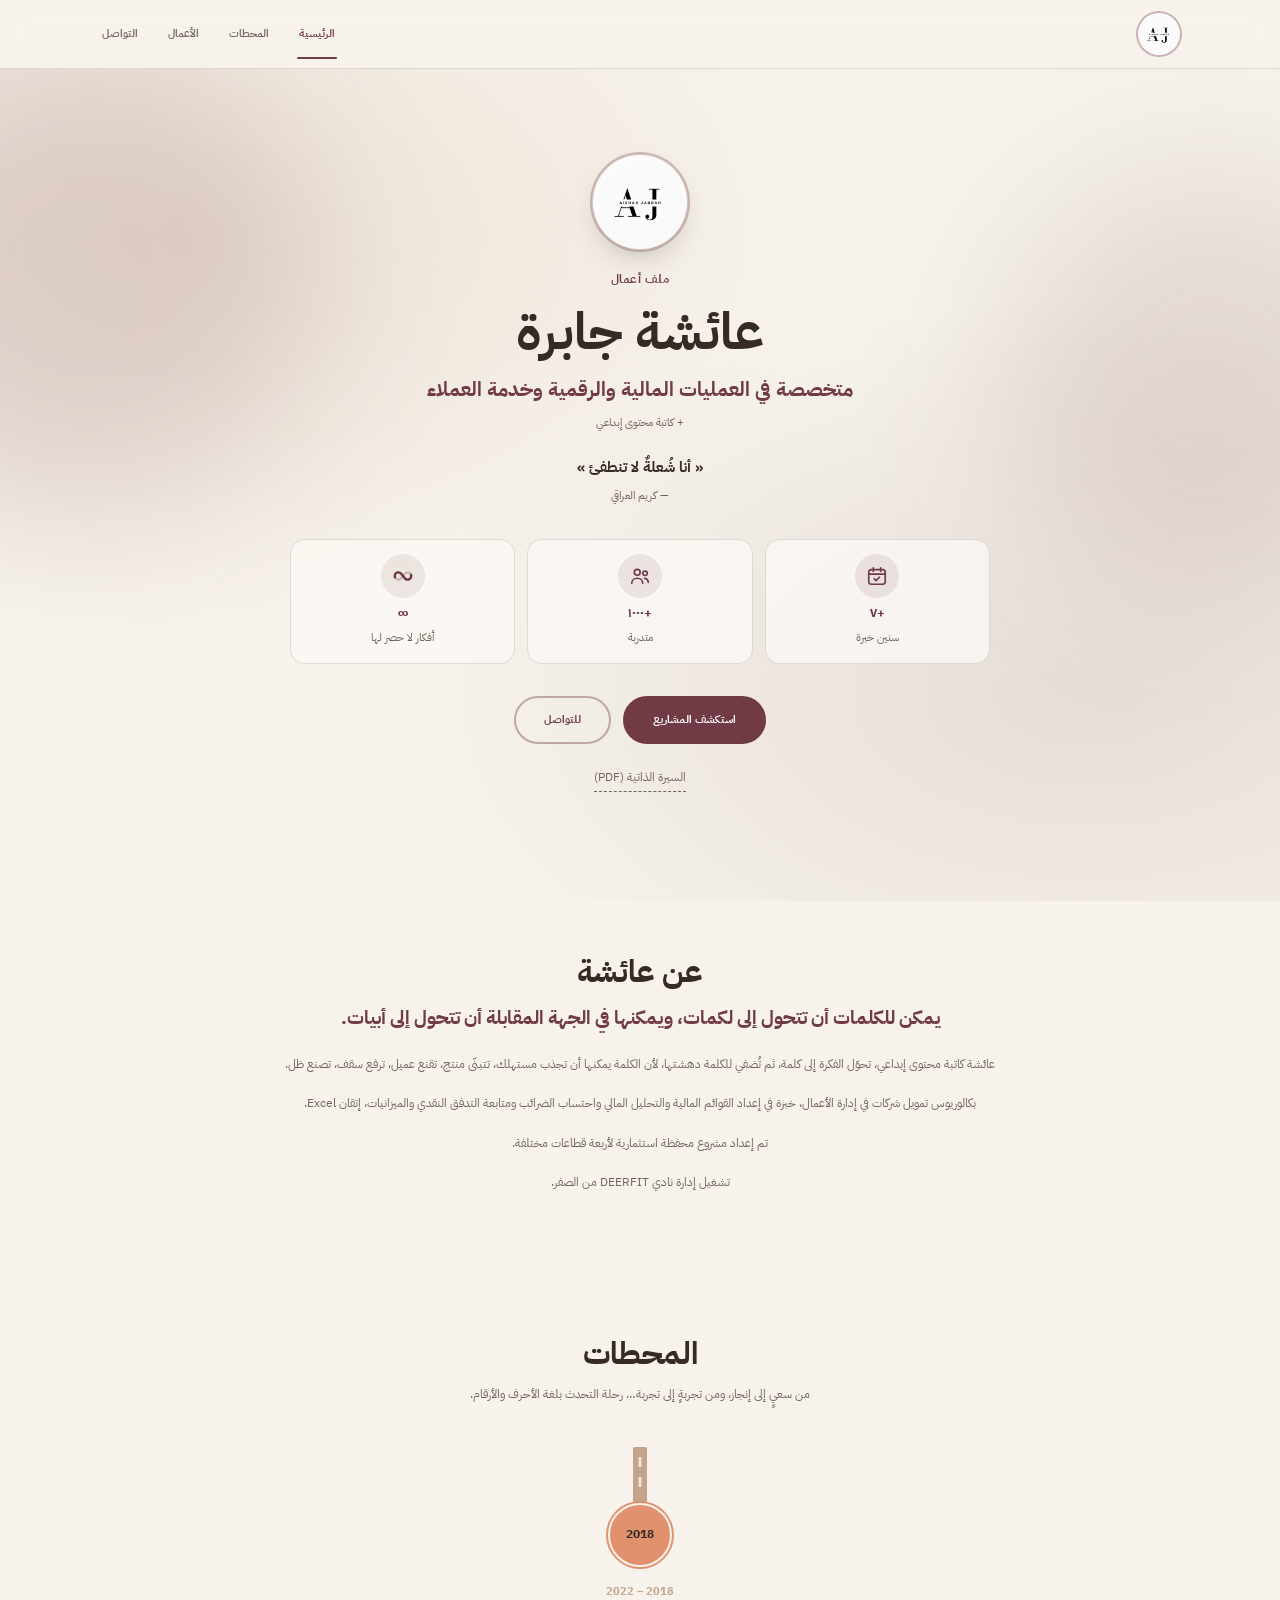
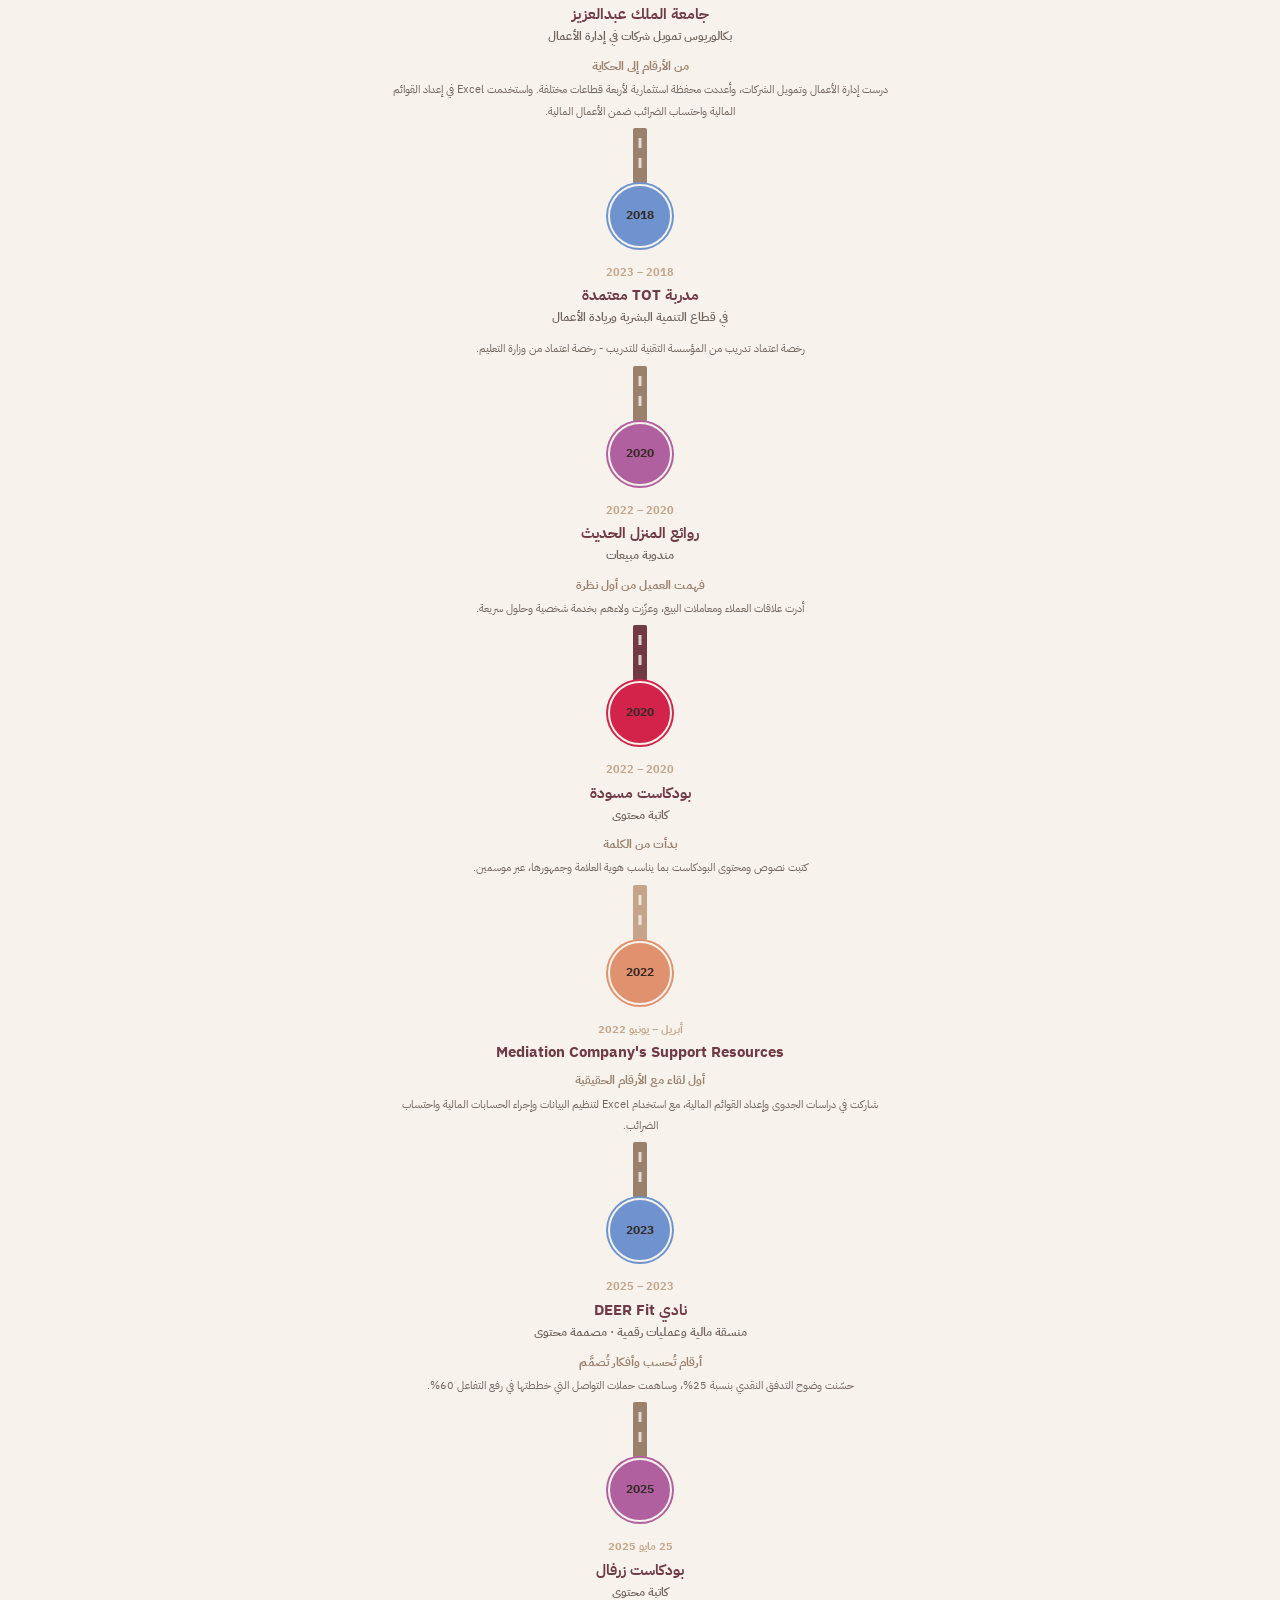
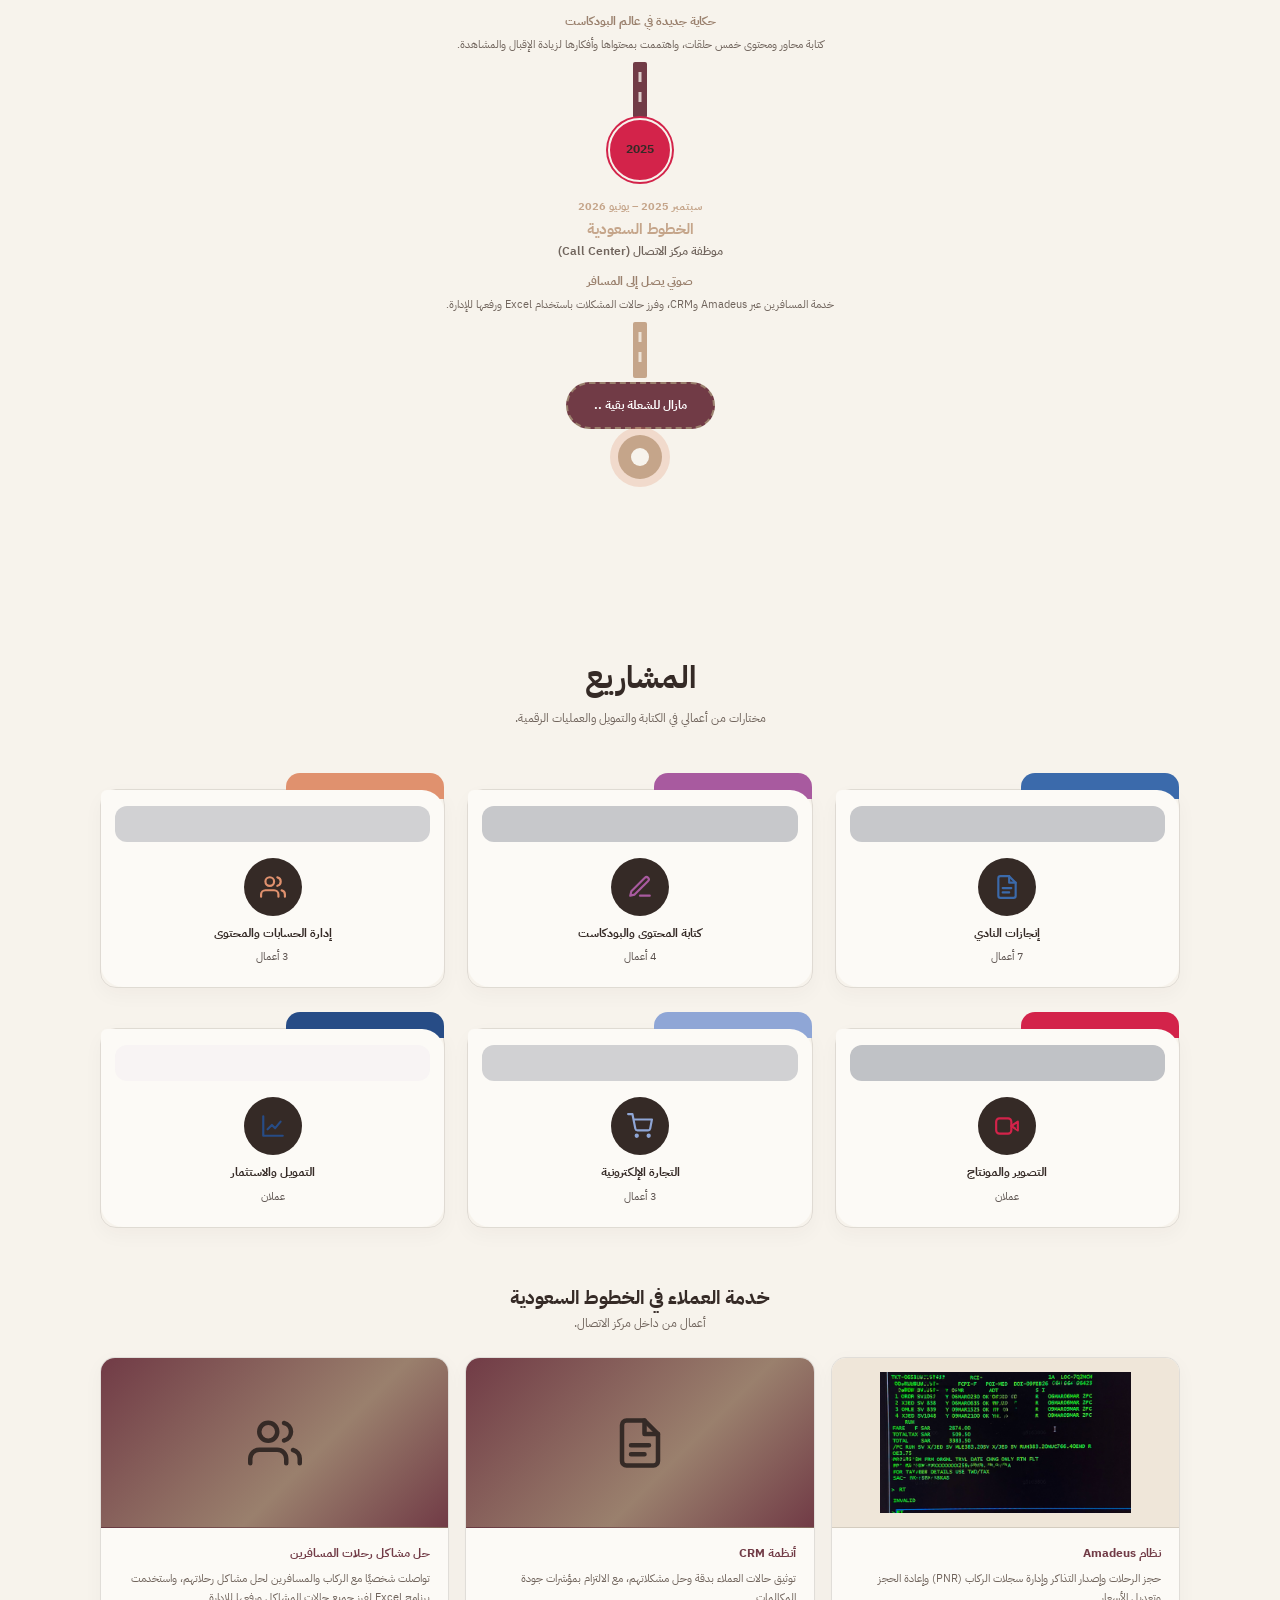
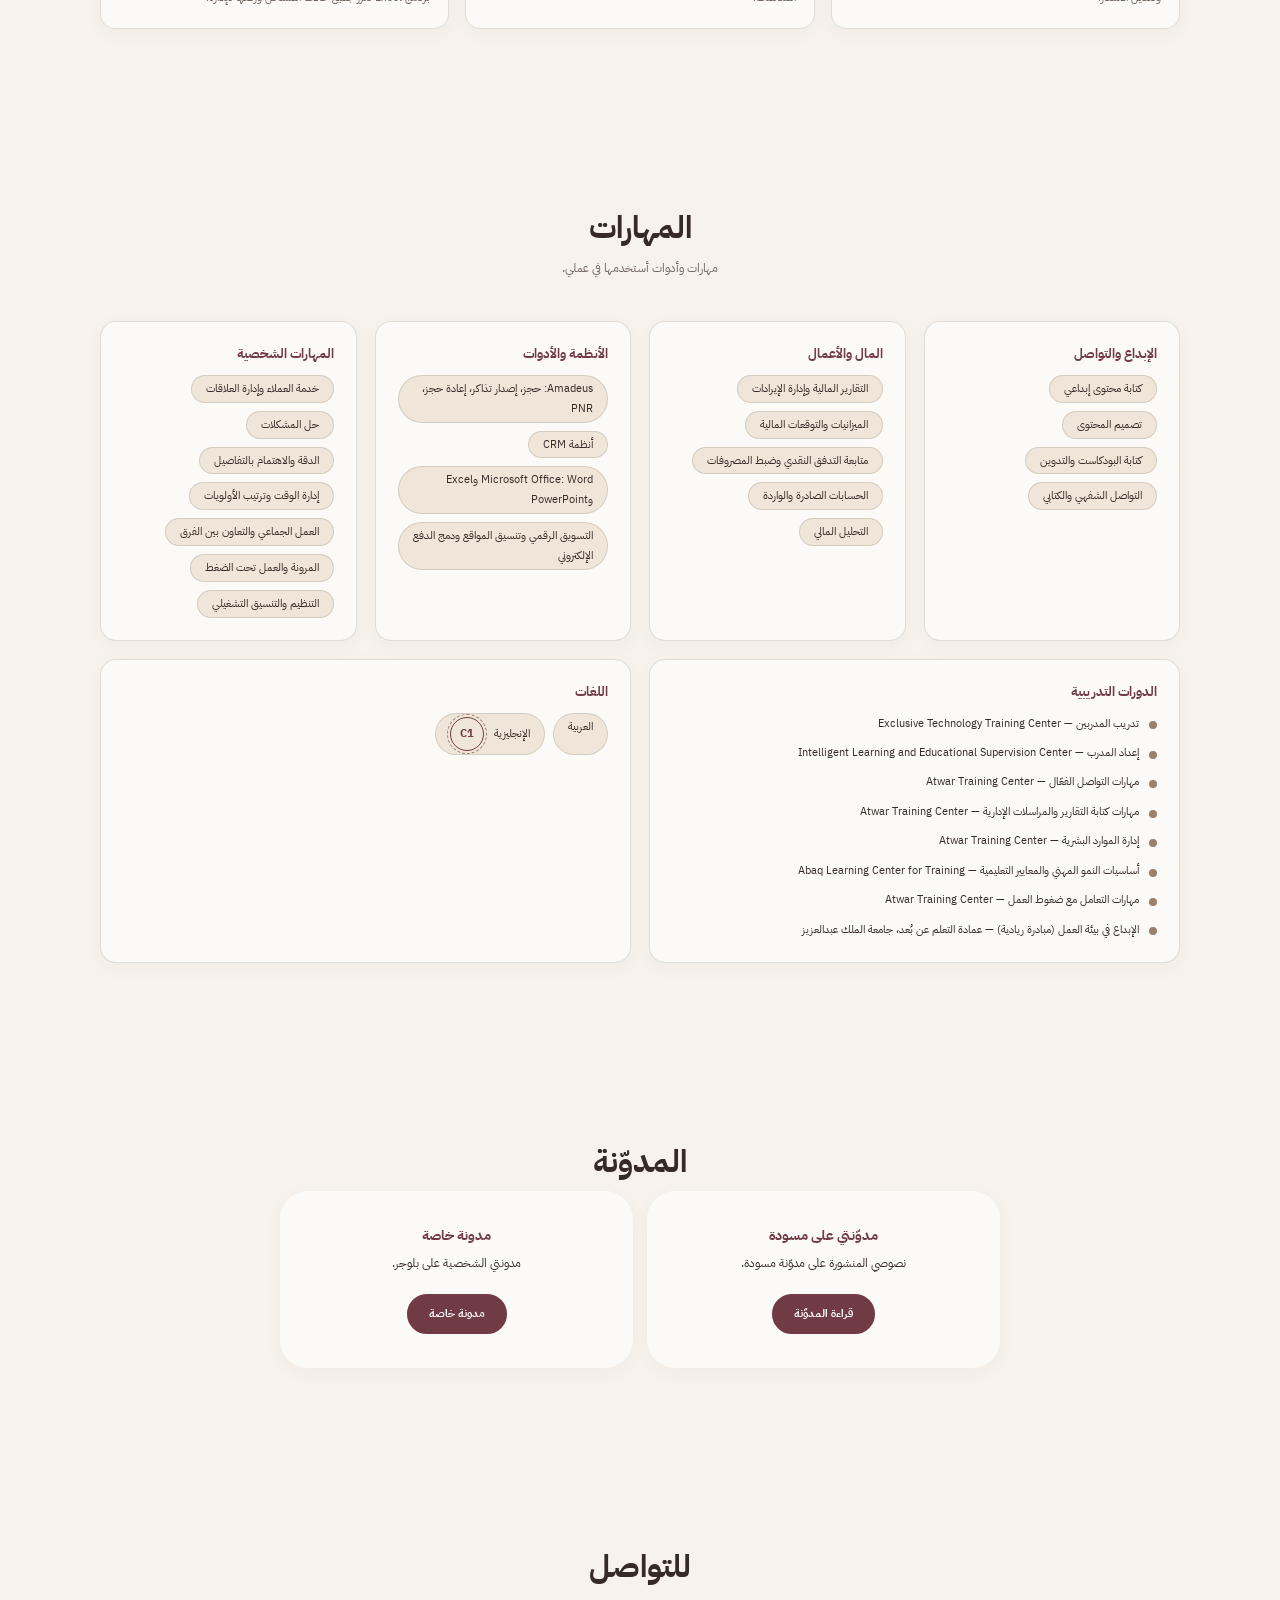
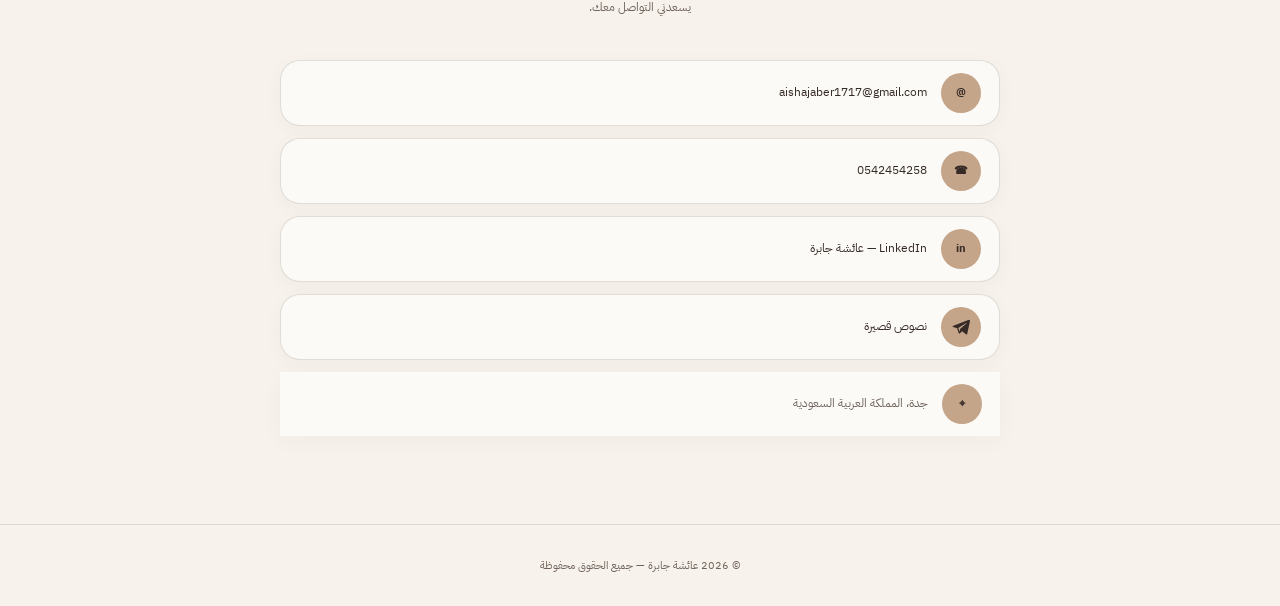
<file: index.html>
<!doctype html>
<html lang="ar" dir="rtl">
<head>
<meta charset="utf-8">
<meta name="viewport" content="width=device-width, initial-scale=1, viewport-fit=cover">
<title>عائشة جابرة — ملف أعمال إبداعي</title>
<meta name="description" content="ملف أعمال عائشة جابرة، كاتبة محتوى إبداعي ومصممة محتوى: بودكاست، إعلانات، تجارة إلكترونية، وتمويل.">
<meta name="theme-color" content="#F7F3EC">
<meta property="og:title" content="عائشة جابرة — كاتبة محتوى إبداعي">
<meta property="og:description" content="أنا شُعلةٌ لا تنطفئ — ملف أعمال عائشة">
<meta property="og:image" content="img-bg-gradient.jpg">
<link rel="preconnect" href="https://fonts.googleapis.com">
<link rel="preconnect" href="https://fonts.gstatic.com" crossorigin>
<link href="https://fonts.googleapis.com/css2?family=IBM+Plex+Sans+Arabic:wght@300;400;500;600;700&display=swap" rel="stylesheet">
<link rel="stylesheet" href="style.css">
</head>
<body>

<header class="nav">
  <div class="wrap nav-in">
    <a class="logo" href="#home" aria-label="عائشة جابرة"><img src="img-logo-aj.png" alt="AJ" width="42" height="42"></a>
    <button class="burger" id="burger" aria-label="القائمة" aria-expanded="false"><i></i><i></i><i></i></button>
    <nav>
      <ul class="menu" id="menu">
        <li><a href="#home">الرئيسية</a></li>
        <li><a href="#journey">المحطات</a></li>
        <li><a href="#projects">الأعمال</a></li>
        <li><a href="#contact">التواصل</a></li>
      </ul>
    </nav>
  </div>
</header>

<main>
  <section class="hero" id="home">
    <div class="glow g1"></div><div class="glow g2"></div>
    <div class="wrap hero-in">
      <div class="monogram"><img src="img-logo-aj.png" alt="AJ" width="96" height="96"></div>
      <p class="kicker">ملف أعمال</p>
      <h1 data-name>عائشة جابرة</h1>
      <p class="role" data-role></p>
      <p class="subrole" data-subrole></p>
      <p class="quote"><span id="tagline"></span><small id="tagline-author"></small></p>
      <div class="hero-stats" aria-label="ملخص الخبرات"><div class="stat reveal"><span class="stat-icon"><svg viewBox="0 0 24 24" fill="none" stroke="currentColor" stroke-width="1.8" stroke-linecap="round" stroke-linejoin="round"><rect x="3" y="5" width="18" height="16" rx="3"/><path d="M3 10h18M8 3v4M16 3v4"/><path class="tick" d="m9 15 2 2 4-4"/></svg></span><strong>+٧</strong><small>سنين خبرة</small></div><div class="stat reveal"><span class="stat-icon"><svg viewBox="0 0 24 24" fill="none" stroke="currentColor" stroke-width="1.8" stroke-linecap="round" stroke-linejoin="round"><circle cx="9" cy="8" r="3.2"/><path d="M3 20c0-3.3 2.7-5.5 6-5.5s6 2.2 6 5.5"/><circle class="u2" cx="17.5" cy="9" r="2.4"/><path class="u2" d="M17 14.6c2.3.2 4 1.8 4 4.4"/></svg></span><strong>+١٠٠٠</strong><small>متدربة</small></div><div class="stat reveal"><span class="stat-icon"><svg viewBox="0 0 24 24" fill="none" stroke="currentColor" stroke-width="2" stroke-linecap="round"><path opacity=".35" d="M12 12c-1.6-2.4-3-4-5-4a4 4 0 0 0 0 8c2 0 3.4-1.6 5-4Zm0 0c1.6 2.4 3 4 5 4a4 4 0 0 0 0-8c-2 0-3.4 1.6-5 4Z"/><path class="inf" pathLength="100" d="M12 12c-1.6-2.4-3-4-5-4a4 4 0 0 0 0 8c2 0 3.4-1.6 5-4Zm0 0c1.6 2.4 3 4 5 4a4 4 0 0 0 0-8c-2 0-3.4 1.6-5 4Z"/></svg></span><strong>∞</strong><small>أفكار لا حصر لها</small></div></div>
      <div class="cta">
        <a class="btn btn-main" href="#projects">استكشف المشاريع</a>
        <a class="btn btn-line" href="#contact">للتواصل</a>
      </div>
      <a class="cv-link" id="cv-btn" href="Aishah-Jabrah-CV.pdf" target="_blank" rel="noopener">السيرة الذاتية (PDF)</a>
    </div>
  </section>

  <section class="about" id="about">
    <div class="wrap narrow"><h2 class="sec-title">عن عائشة</h2>
      <div id="about-text"></div>
    </div>
  </section>

  <section id="journey">
    <div class="wrap narrow">
      <h2 class="sec-title">المحطات</h2>
      <p class="sec-intro">من سعيٍ إلى إنجاز، ومن تجربةٍ إلى تجربة… رحلة التحدث بلغة الأحرف والأرقام.</p>
      <div class="vline" id="vline"></div>
    </div>
  </section>

  <section id="projects">
    <div class="wrap">
      <h2 class="sec-title">المشاريع</h2>
      <p class="sec-intro">مختارات من أعمالي في الكتابة والتمويل والعمليات الرقمية.</p>
      <div class="folders" id="folders"></div>
      <div id="standalone"></div>
    </div>
  </section>

  <section id="skills">
    <div class="wrap">
      <h2 class="sec-title">المهارات</h2>
      <p class="sec-intro">مهارات وأدوات أستخدمها في عملي.</p>
      <div class="skill-grid" id="skills-grid"></div>
      <div class="skill-extra" id="skills-extra"></div>
    </div>
  </section>

  <section id="blog">
    <div class="wrap narrow">
      <h2 class="sec-title">المدوّنة</h2>
      <div id="blog-area"></div>
    </div>
  </section>

  <section id="contact">
    <div class="wrap narrow">
      <h2 class="sec-title">للتواصل</h2>
      <p class="sec-intro">يسعدني التواصل معك.</p>
      <div class="contact-list" id="contact-list"></div>
    </div>
  </section>
</main>

<footer>© <span id="year">2026</span> <span data-name>عائشة جابرة</span> — جميع الحقوق محفوظة</footer>

<!-- نافذة المجلد / القفل -->
<div class="modal" id="modal" hidden>
  <div class="backdrop" data-close></div>
  <div class="sheet" role="dialog" aria-modal="true" aria-labelledby="modal-title">
    <div class="sheet-head">
      <button class="x" data-close aria-label="إغلاق">×</button>
      <h3 id="modal-title"></h3>
    </div>
    <div class="sheet-body" id="modal-body"></div>
    <button class="btn btn-line back" data-close>رجوع للمجلدات</button>
  </div>
</div>

<noscript><p style="padding:20px;text-align:center">يحتاج الموقع إلى تفعيل JavaScript لعرض المحتوى.</p></noscript>
<script src="content.js"></script>
<script src="main.js"></script>
</body>
</html>
</file>
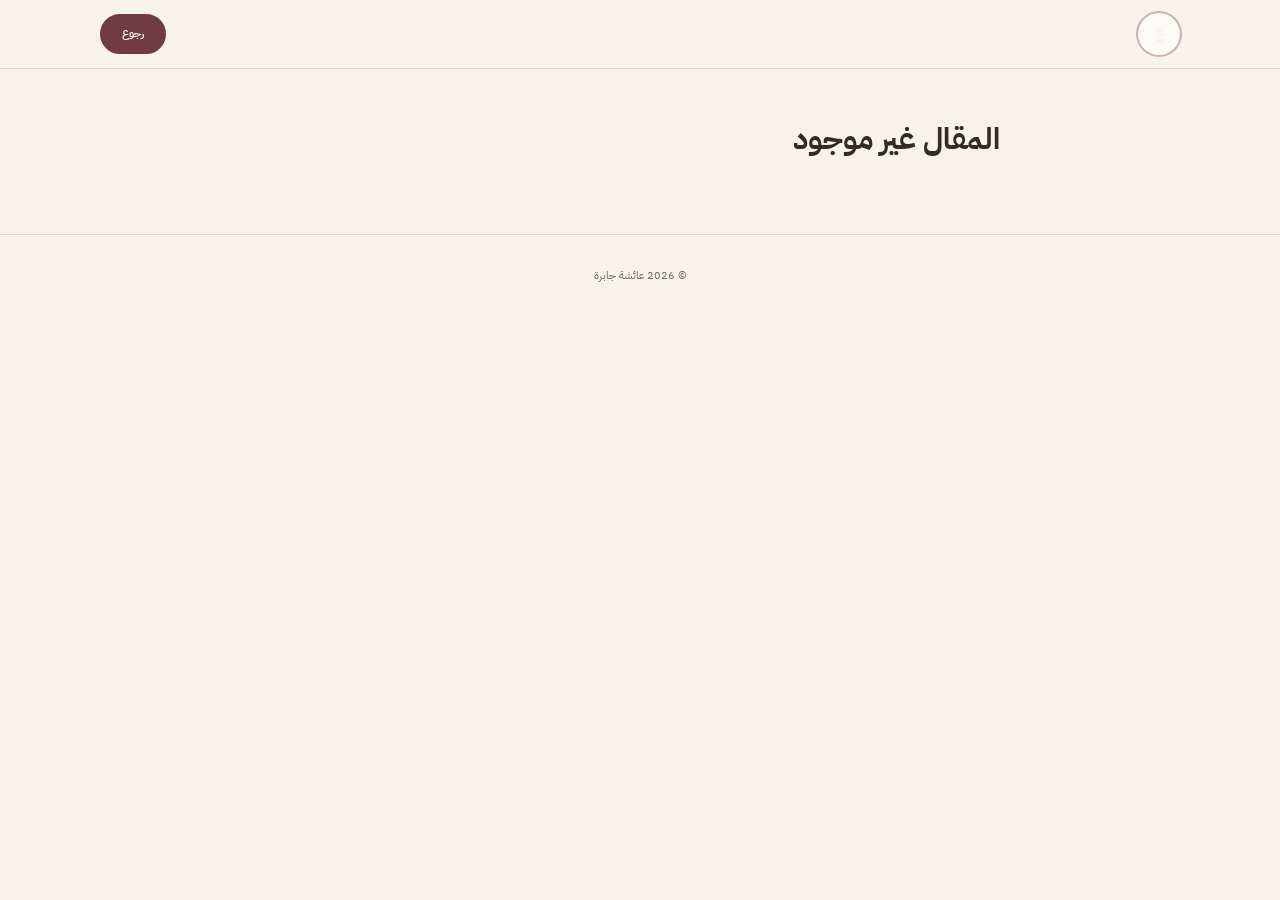
<file: blog.html>
<!doctype html>
<html lang="ar" dir="rtl">
<head>
<meta charset="utf-8">
<meta name="viewport" content="width=device-width, initial-scale=1, viewport-fit=cover">
<title>المدوّنة — عائشة رياض جابرة</title>
<meta name="theme-color" content="#F7F3EC">
<link rel="preconnect" href="https://fonts.googleapis.com">
<link rel="preconnect" href="https://fonts.gstatic.com" crossorigin>
<link href="https://fonts.googleapis.com/css2?family=IBM+Plex+Sans+Arabic:wght@400;500;600;700&family=Cairo:wght@400;500;600;700;800&display=swap" rel="stylesheet">
<link rel="stylesheet" href="style.css">
</head>
<body>
<header class="nav">
  <div class="wrap nav-in">
    <a class="logo" href="index.html" aria-label="عائشة"><span>ع</span></a>
    <a class="btn btn-main btn-sm" href="index.html#blog">رجوع</a>
  </div>
</header>
<main class="article"><div class="wrap narrow" id="post-root"></div></main>
<footer>© <span id="year">2026</span> <span data-name>عائشة رياض جابرة</span></footer>
<script src="content.js"></script>
<script src="main.js"></script>
</body>
</html>
</file>
<file: style.css>
:root{
  /* الألوان مأخوذة من ملف أعمالك: أزرق، قرمزي، وردي بنفسجي، وخوخي. بدون أبيض. */
  --bg:#0c1a35;
  --bg-2:#112245;
  --surface:#15284f;
  --surface-2:#1b3262;
  --line:rgba(170,190,235,.18);
  --text:#e6dcec;
  --text-soft:#aab6d6;
  --head:#efd9e3;
  --blue:#3b6aab;
  --blue-2:#6f93cf;
  --crimson:#d3234a;
  --magenta:#b0609f;
  --peach:#e0916e;
  --ink:#0c1a35;
  --font:"IBM Plex Sans Arabic","Segoe UI",Tahoma,sans-serif;
  --radius:24px;
}
*{box-sizing:border-box;margin:0;padding:0}
html{scroll-behavior:smooth;scroll-padding-top:84px;background:var(--bg)}
body{font-family:var(--font);background:var(--bg);color:var(--text);line-height:1.95;font-size:1.1rem;-webkit-text-size-adjust:100%;overflow-x:hidden}
img{max-width:100%;display:block}
a{color:inherit}
h1,h2,h3,h4{font-family:var(--font);line-height:1.5;color:var(--head);font-weight:800}
.wrap{width:min(1080px,100% - 32px);margin-inline:auto}
.narrow{width:min(720px,100% - 32px)}
section{padding:72px 0;position:relative}
.sec-title{font-size:clamp(2rem,6vw,2.8rem);text-align:center;margin-bottom:6px}
.sec-intro{text-align:center;color:var(--text-soft);margin-bottom:40px}

/* ---------- nav ---------- */
.nav{position:sticky;top:0;z-index:60;background:rgba(12,26,53,.86);backdrop-filter:blur(12px);-webkit-backdrop-filter:blur(12px);border-bottom:1px solid var(--line)}
.nav-in{display:flex;align-items:center;justify-content:space-between;height:68px}
.logo{width:42px;height:42px;border-radius:50%;display:grid;place-items:center;text-decoration:none;background:linear-gradient(135deg,var(--crimson),var(--magenta) 55%,var(--blue));color:var(--head);font-weight:800;font-size:1.3rem;line-height:1}
.logo span{transform:translateY(-1px)}
.menu{display:flex;gap:26px;list-style:none}
.menu a{text-decoration:none;font-weight:600;color:var(--text);padding:8px 2px;border-bottom:2px solid transparent;transition:.2s}
.menu a:hover,.menu a.on{border-color:var(--peach);color:var(--head)}
.burger{display:none;background:none;border:0;width:46px;height:46px;cursor:pointer;color:var(--head)}
.burger i{display:block;width:24px;height:2px;background:currentColor;margin:5px auto;border-radius:2px}
@media(max-width:820px){
  .burger{display:block}
  .menu{position:absolute;inset-inline:0;top:68px;background:var(--bg-2);flex-direction:column;gap:0;border-bottom:1px solid var(--line);max-height:0;overflow:hidden;transition:max-height .3s}
  .menu.open{max-height:420px}
  .menu a{display:block;padding:15px 24px;border-bottom:1px solid var(--line)}
}

/* ---------- hero ---------- */
.hero{padding:60px 0 84px;text-align:center;overflow:hidden;min-height:calc(100svh - 68px);display:grid;align-items:center}
.glow{position:absolute;border-radius:50%;filter:blur(80px);opacity:.55;pointer-events:none}
.g1{width:420px;height:420px;background:var(--crimson);inset-inline-start:-140px;top:12%}
.g2{width:480px;height:480px;background:var(--blue);inset-inline-end:-160px;top:-4%}
.hero-in{position:relative;z-index:1}
.monogram{width:96px;height:96px;margin:0 auto 18px;border-radius:50%;padding:3px;background:linear-gradient(135deg,var(--peach),var(--crimson),var(--magenta),var(--blue))}
.monogram span{display:grid;place-items:center;width:100%;height:100%;border-radius:50%;background:var(--bg);font-size:2.8rem;font-weight:800;color:var(--head)}
.kicker{color:var(--peach);font-weight:700;letter-spacing:.04em}
.hero h1{font-size:clamp(2.5rem,10vw,4.8rem);margin:4px 0 0}
.hero .role{font-size:clamp(1.3rem,4.5vw,1.8rem);color:var(--blue-2);font-weight:700}
.hero .subrole{color:var(--text-soft);margin-top:2px}
.quote{margin:26px auto 0;max-width:30ch}
.quote span{display:block;font-size:1.35rem;font-weight:700;color:var(--head)}
.quote small{display:block;color:var(--text-soft);font-size:1rem}
.cta{display:flex;gap:12px;justify-content:center;flex-wrap:wrap;margin-top:32px}
.btn{display:inline-flex;align-items:center;justify-content:center;gap:8px;min-height:48px;padding:10px 28px;border-radius:999px;text-decoration:none;font-family:inherit;font-weight:700;font-size:1rem;border:2px solid transparent;cursor:pointer;transition:.2s}
.btn-main{background:var(--crimson);color:var(--head)}
.btn-main:hover{background:#e0345b}
.btn-line{border-color:var(--blue-2);color:var(--text);background:transparent}
.btn-line:hover{background:rgba(111,147,207,.16)}
.btn-blue{background:var(--blue);color:var(--head)}
.btn-blue:hover{background:#4b7bc0}
.btn-sm{min-height:40px;padding:6px 20px;font-size:1rem}

/* ---------- about ---------- */
.about{padding:48px 0;text-align:center}
.about .lead{font-size:1.45rem;font-weight:700;color:var(--head);line-height:1.9}
.about p+p{margin-top:16px;color:var(--text-soft);font-size:1.1rem}

/* ---------- vertical timeline ---------- */
.vline{display:flex;flex-direction:column;align-items:center;text-align:center}
.seg{width:14px;height:92px;background:var(--peach);border-radius:2px;position:relative;opacity:.9}
.seg::after{content:"";position:absolute;inset-inline-start:50%;top:10px;bottom:10px;width:3px;transform:translateX(50%);background:repeating-linear-gradient(var(--bg) 0 10px,transparent 10px 20px);opacity:.8}
.seg.tint-b{background:var(--blue-2)}
.seg.tint-m{background:var(--magenta)}
.seg.tint-c{background:var(--crimson)}
.bubble{width:92px;height:92px;border-radius:50%;display:grid;place-items:center;font-weight:800;font-size:1.25rem;border:3px solid var(--bg);box-shadow:0 0 0 3px var(--c,var(--peach));background:var(--c,var(--peach));color:var(--ink)}
.entry{max-width:600px;padding:6px 8px 4px}
.entry .period{color:var(--peach);font-weight:700;font-size:1rem}
.entry h3{font-size:1.5rem}
.entry .erole{color:var(--text-soft);font-weight:600}
.entry h4{color:var(--magenta);filter:brightness(1.45);font-size:1.2rem;margin:10px 0 6px}
.entry p{color:var(--text)}
.entry.now h3{color:var(--peach)}
.endpill{margin-top:4px;border:2px dashed var(--blue-2);border-radius:999px;padding:10px 26px;font-weight:700;color:var(--head);background:var(--surface)}
.endbub{width:56px;height:56px;border-radius:50%;background:var(--peach);margin-top:6px;display:grid;place-items:center;box-shadow:0 0 0 8px rgba(224,145,110,.25)}
.endbub::after{content:"";width:18px;height:18px;border-radius:50%;background:var(--bg)}

/* ---------- folders ---------- */
.folders{display:grid;grid-template-columns:repeat(2,1fr);gap:18px}
@media(min-width:760px){.folders{grid-template-columns:repeat(3,1fr);gap:22px}}
.folder{position:relative;border:0;cursor:pointer;font-family:inherit;text-align:center;padding:0;background:none;margin-top:18px;transition:transform .25s}
.folder:hover,.folder:focus-visible{transform:translateY(-5px)}
.folder .tab{position:absolute;top:-17px;inset-inline-start:0;width:46%;height:26px;border-radius:14px 14px 0 0;background:var(--fb)}
.folder .body{position:relative;background:var(--fb);color:var(--fc);border-radius:6px 22px 22px 22px;padding:16px 14px 22px;min-height:190px;display:flex;flex-direction:column;align-items:center;gap:6px}
.folder .bar{width:100%;height:36px;border-radius:12px;background:rgba(255,255,255,.0);background:var(--fbar)}
.folder .ico{width:58px;height:58px;border-radius:50%;background:var(--ink);color:var(--fb);display:grid;place-items:center;margin-top:10px}
.folder .ico svg{width:26px;height:26px}
.folder .fname{font-weight:800;font-size:1.12rem;line-height:1.5;margin-top:2px}
.folder .fcount{font-size:1rem;opacity:.8}

.locked{margin-top:30px;display:flex;flex-direction:column;align-items:center;gap:10px;background:var(--surface);border:1px dashed var(--blue-2);border-radius:var(--radius);padding:26px 20px;text-align:center}
.locked h3{font-size:1.4rem}
.locked p{color:var(--text-soft);max-width:48ch}
.lockbtn{width:68px;height:68px;border-radius:50%;border:0;background:var(--peach);color:var(--ink);display:grid;place-items:center;cursor:pointer;transition:.2s}
.lockbtn:hover{transform:scale(1.07);background:#eba487}
.lockbtn svg{width:30px;height:30px}

/* ---------- modal ---------- */
.modal{position:fixed;inset:0;z-index:100;display:flex;align-items:flex-end;justify-content:center}
.modal[hidden]{display:none}
.backdrop{position:absolute;inset:0;background:rgba(5,10,24,.7);backdrop-filter:blur(4px);-webkit-backdrop-filter:blur(4px)}
.sheet{position:relative;width:min(900px,100%);max-height:88vh;max-height:88dvh;display:flex;flex-direction:column;background:var(--surface);border:1px solid var(--line);border-radius:28px 28px 0 0;animation:up .3s ease;padding-bottom:max(14px,env(safe-area-inset-bottom))}
@keyframes up{from{transform:translateY(40px);opacity:0}to{transform:none;opacity:1}}
@media(min-width:760px){.modal{align-items:center}.sheet{border-radius:28px;max-height:84vh}}
.sheet-head{display:flex;align-items:center;justify-content:space-between;gap:12px;padding:18px 22px;border-bottom:1px solid var(--line)}
.sheet-head h3{font-size:1.4rem;flex:1}
.x{width:44px;height:44px;border-radius:50%;border:1px solid var(--line);background:var(--bg-2);color:var(--head);font-size:1.7rem;line-height:1;cursor:pointer;flex:none}
.sheet-body{flex:1;min-height:0;align-content:start;grid-auto-rows:min-content;overflow:auto;padding:20px 22px;display:grid;gap:18px;grid-template-columns:repeat(auto-fill,minmax(250px,1fr));-webkit-overflow-scrolling:touch}
.back{margin:6px 22px 0;align-self:stretch}

/* cards inside modal */
.card{flex:none;background:var(--bg-2);border:1px solid var(--line);border-radius:20px;overflow:hidden;display:flex;flex-direction:column}
.card-img{flex:none;background:#dde3f1;height:170px;padding:14px;border-bottom:1px solid var(--line);overflow:hidden}
.card-img img{width:100%;height:100%;object-fit:contain;background:transparent}
.card-img.tall{padding:0}
.card-img.tall img{object-fit:cover;object-position:top}
.card-img.ph{display:grid;place-items:center;background:linear-gradient(135deg,var(--blue),var(--magenta) 60%,var(--crimson))}
.card-img.ph svg{width:54px;height:54px;color:var(--head)}
.card-body{padding:16px 18px 20px;display:flex;flex-direction:column;gap:6px;flex:1}
.card-body h4{font-size:1.1rem}
.card-body p{color:var(--text-soft);font-size:1rem;line-height:1.8}
.links{display:flex;flex-wrap:wrap;gap:8px;margin-top:auto;padding-top:12px}
.card video,.card iframe{width:100%;aspect-ratio:16/9;border:0;background:#000;display:block}
.account{text-align:center;padding:24px 18px}
.avatar{width:96px;height:96px;border-radius:50%;margin:0 auto 10px;padding:3px;background:linear-gradient(135deg,var(--peach),var(--crimson),var(--magenta),var(--blue))}
.avatar>*{width:100%;height:100%;border-radius:50%;background:#d9e0f0;object-fit:contain;padding:8px;display:grid;place-items:center}
.avatar .letter{background:var(--surface-2);color:var(--head);font-size:2.4rem;font-weight:800;padding:0}
.account h4{font-size:1.2rem}
.account .atag{color:var(--peach);font-size:1rem;font-weight:700}
.account p{color:var(--text-soft);font-size:1rem;margin-top:6px}
.account .links{justify-content:center}
.wide{grid-column:1/-1}

/* amadeus illustration (no real data) */
.term{background:#050b18;border:1px solid var(--line);border-radius:14px;padding:14px;font-family:ui-monospace,Menlo,monospace;direction:ltr;text-align:left;color:#59d18a;font-size:1rem;line-height:1.7}
.term b{color:#8fb0ff;letter-spacing:.12em}
.term .rd{display:block;height:11px;border-radius:3px;background:#1b2a4d;margin:7px 0}
.term .rd.s{width:55%}.term .rd.m{width:78%}.term .rd.l{width:92%}
.term em{display:block;font-style:normal;color:#6c7ea8;font-size:1rem;margin-top:8px;direction:rtl;text-align:right;font-family:var(--font)}

/* ---------- skills ---------- */
.skill-grid{display:grid;grid-template-columns:repeat(auto-fit,minmax(250px,1fr));gap:18px}
.skill-box{background:var(--surface);border:1px solid var(--line);border-radius:var(--radius);padding:22px}
.skill-box h3{font-size:1.15rem;color:var(--peach);margin-bottom:12px}
.chips{display:flex;flex-wrap:wrap;gap:8px;list-style:none}
.chips li{background:var(--bg-2);border:1px solid var(--line);border-radius:999px;padding:3px 14px;font-size:1rem;line-height:1.8}
.skill-extra{display:grid;grid-template-columns:repeat(auto-fit,minmax(280px,1fr));gap:18px;margin-top:18px}
.courses{list-style:none;display:grid;gap:8px;color:var(--text);font-size:1rem}
.courses li{padding-inline-start:18px;position:relative}
.courses li::before{content:"";position:absolute;inset-inline-start:0;top:.8em;width:8px;height:8px;border-radius:50%;background:var(--magenta)}

/* ---------- blog / contact ---------- */
.post-list{display:grid;gap:14px;margin-bottom:20px}
.post{display:block;text-decoration:none;background:var(--surface);border:1px solid var(--line);border-radius:var(--radius);padding:18px 22px}
.post:hover{border-color:var(--blue-2)}
.post time{color:var(--peach);font-size:1rem;font-weight:700}
.post p{color:var(--text-soft)}
.blog-card{background:linear-gradient(135deg,var(--blue),#5a3f93 60%,var(--crimson));border-radius:28px;padding:34px 24px;text-align:center}
.blog-card p{max-width:44ch;margin:0 auto 18px;color:var(--head)}
.contact-list{display:grid;gap:12px}
.contact-list a{display:flex;align-items:center;gap:14px;background:var(--surface);border:1px solid var(--line);border-radius:20px;padding:12px 18px;text-decoration:none;min-height:60px;word-break:break-all}
.contact-list a:hover{border-color:var(--peach)}
.contact-list .ic{flex:none;width:40px;height:40px;border-radius:50%;background:var(--peach);color:var(--ink);display:grid;place-items:center;font-weight:800;font-size:1rem}
.contact-list .plain{display:flex;align-items:center;gap:14px;padding:12px 18px;color:var(--text-soft)}
.contact-list bdi{direction:ltr}
footer{text-align:center;padding:30px 16px;color:var(--text-soft);border-top:1px solid var(--line);font-size:1rem}

/* ---------- article ---------- */
.article{padding:48px 0 72px}
.article h1{font-size:clamp(1.9rem,6vw,2.7rem)}
.article time{color:var(--peach);font-weight:700}
.article .body{margin-top:24px;font-size:1.15rem}
.article .body p+p{margin-top:16px}

/* ---------- reveal ---------- */
.reveal{opacity:0;transform:translateY(18px);transition:opacity .6s,transform .6s}
.reveal.in{opacity:1;transform:none}
@media(prefers-reduced-motion:reduce){.reveal{opacity:1;transform:none;transition:none}html{scroll-behavior:auto}.sheet{animation:none}}
:focus-visible{outline:3px solid var(--peach);outline-offset:3px}
body.lock{overflow:hidden}


/* === Aisha editorial refresh: warm ivory / burgundy === */
:root{--bg:#F7F3EC;--bg-2:#EFE6D9;--surface:#FCFAF6;--surface-2:#EFE6D9;--line:rgba(53,42,38,.14);--text:#352A26;--text-soft:#70645C;--head:#352A26;--blue:#713B46;--blue-2:#9A806D;--crimson:#713B46;--magenta:#9A806D;--peach:#C5A58A;--ink:#352A26;--font:"IBM Plex Sans Arabic","Segoe UI",Tahoma,sans-serif;--radius:16px}
html{background:var(--bg);scroll-behavior:smooth;scroll-padding-top:90px}body{background:var(--bg);color:var(--text)}h1,h2,h3,h4{color:var(--head)}.nav{background:rgba(247,243,236,.88);backdrop-filter:blur(14px);-webkit-backdrop-filter:blur(14px);border-bottom:1px solid var(--line)}.menu a{color:var(--text-soft)}.menu a.on,.menu a:hover{color:var(--blue)}.logo{background:var(--blue);color:#F7F3EC;border-radius:50%;font-family:"IBM Plex Sans Arabic",sans-serif;}.hero{background:radial-gradient(ellipse at 15% 20%,rgba(197,165,138,.22),transparent 42%),radial-gradient(ellipse at 85% 75%,rgba(113,59,70,.12),transparent 45%),var(--bg)}.hero:before,.hero:after{border-color:rgba(113,59,70,.10)}.hero .kicker{color:var(--blue)}.hero h1{font-family:"IBM Plex Sans Arabic",sans-serif;font-size:clamp(3rem,9vw,5.8rem);}.role{font-size:clamp(1.2rem,3.5vw,1.8rem);font-weight:800;color:var(--blue);margin-bottom:0}.subrole{font-size:1rem;color:var(--text-soft);margin-top:0}.quote{font-family:"IBM Plex Sans Arabic",sans-serif;font-size:1rem;color:var(--text-soft);margin-top:20px}.quote small{display:block;font-family:var(--font);font-size:1rem;margin-top:3px}.btn-main,.btn-blue{background:var(--blue);color:#fff;border-color:var(--blue)}.btn-line{color:var(--blue);border-color:rgba(113,59,70,.4);background:transparent}.btn{transition:transform .25s ease,background .25s ease,box-shadow .25s ease,color .25s ease}.btn:hover{transform:translateY(-2px);box-shadow:0 7px 20px rgba(53,42,38,.08)}section{padding:clamp(52px,8vw,88px) 0}.sec-title{font-family:"IBM Plex Sans Arabic",sans-serif}.sec-intro{color:var(--text-soft)}.about .lead{font-family:"IBM Plex Sans Arabic",sans-serif;color:var(--blue);font-size:clamp(1.25rem,3vw,1.7rem)}.entry,.skill-box,.card,.blog-card,.contact-list>a,.contact-list>.plain{background:var(--surface);border-color:var(--line);box-shadow:0 5px 20px rgba(53,42,38,.035)}.entry h3,.card h4,.skill-box h3{color:var(--blue)}.folder{border:1px solid rgba(53,42,38,.12);border-radius:16px;box-shadow:0 7px 20px rgba(53,42,38,.035);transition:transform .3s ease,box-shadow .3s ease}.folder:hover{transform:translateY(-4px);box-shadow:0 12px 28px rgba(53,42,38,.08)}.folder .body{background:var(--surface)}.folder .fname,.folder .fcount{color:var(--text)}.card{border:1px solid var(--line);border-radius:15px;overflow:hidden;transition:transform .35s ease,box-shadow .35s ease}.card:hover{transform:translateY(-3px);box-shadow:0 12px 26px rgba(53,42,38,.08)}.card-img{background:var(--bg-2);overflow:hidden}.card-img img{transition:transform .55s cubic-bezier(.2,.7,.2,1)}.card:hover .card-img img{transform:scale(1.035)}.card-body p,.entry p{color:var(--text-soft)}.modal .sheet{background:var(--bg);color:var(--text)}.sheet-head{background:rgba(247,243,236,.96);border-bottom-color:var(--line)}.x{color:var(--blue)}.chips li{background:var(--bg-2);color:var(--text);border:1px solid var(--line)}.contact-list a{color:var(--text)}.endpill{background:var(--blue);color:#fff}.hero-stats{display:grid;grid-template-columns:repeat(3,minmax(0,1fr));gap:12px;width:min(700px,100%);margin:32px auto 0}.stat{background:rgba(252,250,246,.72);border:1px solid var(--line);border-radius:15px;padding:14px 10px;display:flex;align-items:center;justify-content:center;flex-direction:column;gap:2px}.stat strong{font-size:1.15rem;color:var(--blue)}.stat small{font-size:1rem;color:var(--text-soft)}.stat-icon{font-size:1.7rem;line-height:1;color:var(--blue);display:inline-block}.orbit{animation:orbitPulse 3s ease-in-out infinite}.pulse{animation:softPulse 2.4s ease-in-out infinite}.language-level{display:flex;align-items:center;gap:10px}.level-orbit{display:inline-flex;align-items:center;justify-content:center;width:34px;height:34px;border:1px solid var(--blue);border-radius:50%;color:var(--blue);font-weight:800;font-size:1rem;position:relative;animation:levelGlow 2.8s ease-in-out infinite}.level-orbit:after{content:"";position:absolute;inset:-4px;border:1px dashed var(--blue-2);border-radius:50%;animation:spinLevel 9s linear infinite}.zoomable{cursor:zoom-in}.zoom-image{width:100%;max-height:70vh;object-fit:contain;border-radius:10px}.reveal{opacity:0;transform:translateY(12px);transition:opacity .7s ease,transform .7s cubic-bezier(.2,.7,.2,1)}.reveal.in{opacity:1;transform:translateY(0)}.nav .menu a{transition:color .25s ease,background .25s ease}.menu a.on{position:relative}.menu a.on:after{content:"";position:absolute;bottom:-6px;right:0;left:0;height:2px;background:var(--blue);border-radius:2px}.monogram{background:var(--blue);color:var(--bg);border:1px solid rgba(113,59,70,.25);font-family:"IBM Plex Sans Arabic",sans-serif}.monogram span{}.card-img.ph{color:var(--blue)}.term{background:var(--bg-2);color:var(--text)}
@keyframes orbitPulse{0%,100%{transform:translateY(0) rotate(-4deg);opacity:.8}50%{transform:translateY(-4px) rotate(4deg);opacity:1}}@keyframes softPulse{0%,100%{transform:scale(1);opacity:.8}50%{transform:scale(1.12);opacity:1}}@keyframes levelGlow{0%,100%{box-shadow:0 0 0 0 rgba(113,59,70,0)}50%{box-shadow:0 0 0 5px rgba(113,59,70,.08)}}@keyframes spinLevel{to{transform:rotate(360deg)}}
@media(max-width:700px){.hero-stats{gap:7px;margin-top:24px}.stat{padding:12px 5px}.stat strong{font-size:1rem}.stat small{font-size:1rem}.hero h1{font-size:clamp(2.7rem,12vw,4.1rem)}.menu.open{background:rgba(247,243,236,.98);border:1px solid var(--line);box-shadow:0 12px 30px rgba(53,42,38,.08)}.menu.open a{color:var(--text)}.menu.open a.on{color:var(--blue)}.nav-in{gap:12px}}
@media(prefers-reduced-motion:reduce){*,*:before,*:after{scroll-behavior:auto!important;animation-duration:.01ms!important;animation-iteration-count:1!important;transition-duration:.01ms!important}.reveal{opacity:1;transform:none}}


/* ===== تحديث: شعار AJ، تنقل 4 أقسام، أيقونات الأرقام، الأعمال بدون مجلد ===== */
.logo{background:var(--surface);overflow:hidden;box-shadow:0 0 0 2px rgba(113,59,70,.35);transition:transform .4s}
.logo:hover{transform:rotate(-6deg) scale(1.05)}
.logo img,.monogram img{width:100%;height:100%;border-radius:50%;object-fit:cover}
.monogram{padding:3px;background:var(--surface);box-shadow:0 0 0 2px rgba(113,59,70,.3),0 12px 30px -12px rgba(53,42,38,.35)}
.burger{display:none!important}
.menu{display:flex!important;position:static!important;flex-direction:row!important;gap:clamp(10px,3.5vw,26px)!important;max-height:none!important;overflow:visible!important;background:none!important;border:0!important;box-shadow:none!important}
.menu a{display:inline-block!important;padding:8px 2px!important;border-bottom:0!important;font-size:1rem}
.cv-link{display:inline-block;margin-top:22px;color:var(--text-soft);text-decoration:none;border-bottom:1px dashed var(--text-soft);padding-bottom:2px}
.cv-link:hover{color:var(--blue)}
.stat-icon{display:grid;place-items:center;width:44px;height:44px;border-radius:50%;background:rgba(113,59,70,.1);color:var(--blue);font-size:1rem;animation:statPulse 3s ease-out infinite}
.stat-icon svg{width:22px;height:22px}
@keyframes statPulse{0%{box-shadow:0 0 0 0 rgba(113,59,70,.28)}70%,100%{box-shadow:0 0 0 12px rgba(113,59,70,0)}}
.stat-icon .tick{stroke-dasharray:8;animation:tick 2.8s ease-in-out infinite}
@keyframes tick{0%{stroke-dashoffset:8}35%,80%{stroke-dashoffset:0}100%{stroke-dashoffset:8}}
.stat-icon .u2{animation:u2 2.8s ease-in-out infinite}
@keyframes u2{50%{transform:translateX(-1.5px);opacity:.6}}
.stat-icon .inf{stroke-dasharray:28 72;stroke-width:2.6;animation:inf 2.8s linear infinite}
@keyframes inf{from{stroke-dashoffset:100}to{stroke-dashoffset:0}}
.card-img.logo{background:var(--bg-2);padding:10px}
.card-img.logo img{width:auto;max-width:100%;height:100%;border-radius:50%;margin:0 auto}
.card-img.photo,.card-img.zoomable{position:relative}
#standalone{margin-top:56px}
.std-title{text-align:center;font-family:"IBM Plex Sans Arabic",sans-serif;font-size:1.7rem}
.std-intro{text-align:center;color:var(--text-soft);margin-bottom:22px}
.std-grid{display:grid;grid-template-columns:repeat(auto-fit,minmax(260px,1fr));gap:16px}
.blog-grid{display:grid;grid-template-columns:repeat(auto-fit,minmax(260px,1fr));gap:14px}
.blog-card h3{margin-bottom:6px;color:var(--blue)}
.blog-card .btn-main{color:#fff}
.contact-list .ic svg{width:20px;height:20px}
.zoom-image{grid-column:1/-1}
.glow{opacity:.14!important}
.hero .role{color:var(--blue)!important}

body,button,input{font-family:"IBM Plex Sans Arabic","Segoe UI",Tahoma,sans-serif}
h1,h2,h3,h4{font-weight:700}

html{font-size:11px}
h1,h2,h3,h4{font-weight:700}
.hero h1{font-size:clamp(3rem,13vw,4.6rem)!important}
.stat strong{font-size:1.2rem!important}.stat small{font-size:1rem!important}
/* الخط الزمني: أصغر وأرتب، بدون صناديق */
.seg{height:56px!important}
.bubble{width:64px!important;height:64px!important;font-size:1.1rem!important;border-width:2px!important;box-shadow:0 0 0 2px var(--c,var(--peach))!important}
.entry{background:none!important;box-shadow:none!important;border:0!important;padding:14px 8px 6px!important;max-width:520px!important}
.entry h3{font-size:1.4rem!important}
.entry h4{font-size:1.1rem!important;margin:8px 0 4px!important;filter:none!important;color:var(--blue-2)!important}
.entry p{font-size:1rem!important}
.endbub{width:44px!important;height:44px!important}
</file>
